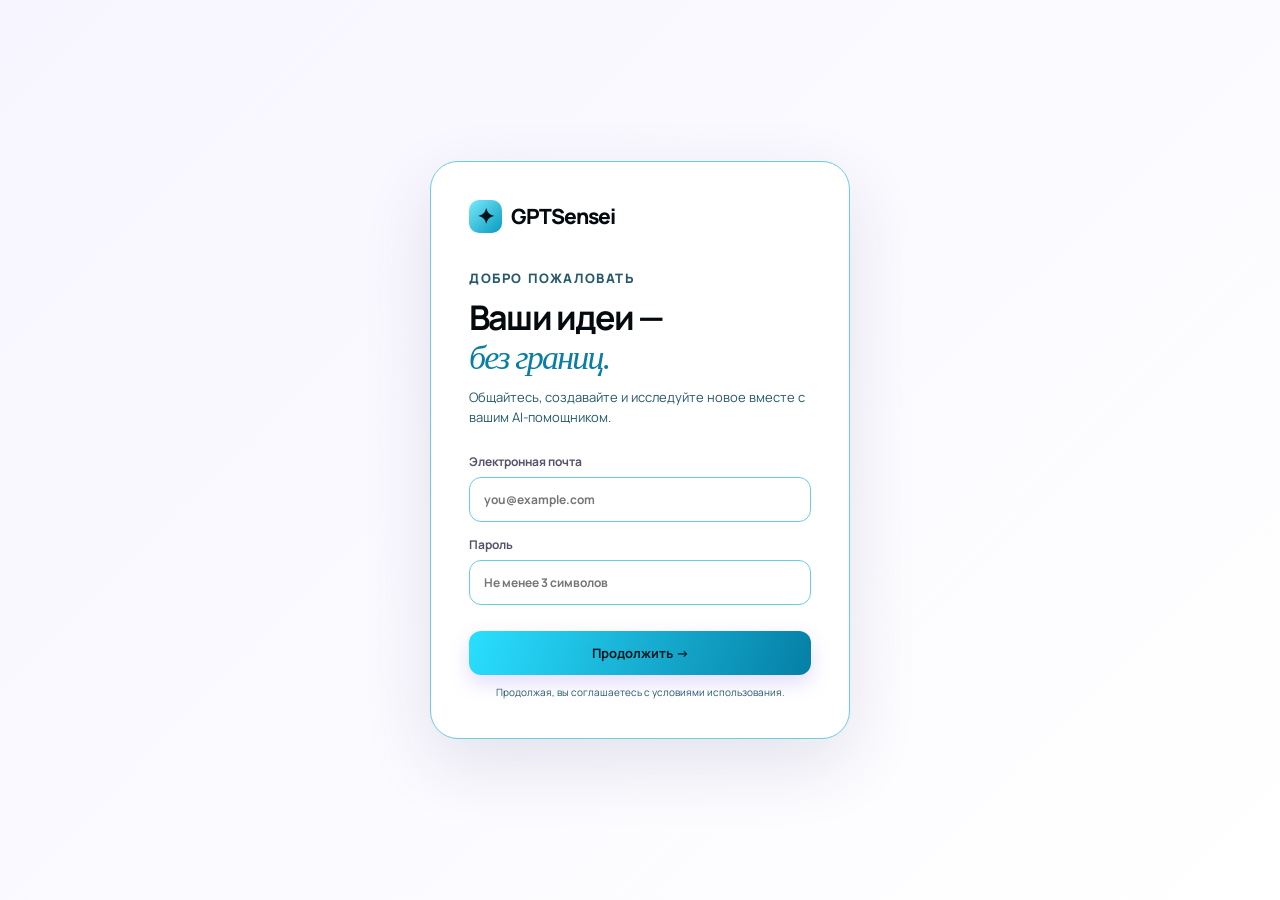
<file: index.html>
<!doctype html>
<html lang="ru">
<head>
  <meta charset="UTF-8" />
  <meta name="viewport" content="width=device-width, initial-scale=1.0" />
  <title>Nova AI — умный помощник</title>
  <link rel="preconnect" href="https://fonts.googleapis.com">
  <link rel="preconnect" href="https://fonts.gstatic.com" crossorigin>
  <link href="https://fonts.googleapis.com/css2?family=Manrope:wght@400;500;600;700;800&display=swap" rel="stylesheet">
  <link rel="stylesheet" href="styles.css" />
  <link rel="stylesheet" href="video.css" />
  <link rel="stylesheet" href="blueblack.css" />
</head>
<body>
  <section class="auth-screen" id="authScreen">
    <div class="auth-glow glow-one"></div><div class="auth-glow glow-two"></div>
    <main class="auth-card">
      <div class="brand"><span class="brand-mark">✦</span><span>nova<span>ai</span></span></div>
      <div class="auth-copy"><p class="eyebrow">ДОБРО ПОЖАЛОВАТЬ</p><h1>Ваши идеи —<br><em>без границ.</em></h1><p>Общайтесь, создавайте и исследуйте новое вместе с вашим AI-помощником.</p></div>
      <form id="authForm"><label>Электронная почта<input type="email" required placeholder="you@example.com" /></label><label>Пароль<input type="password" required minlength="3" placeholder="Не менее 3 символов" /></label><button class="primary wide" type="submit">Продолжить <span>→</span></button></form>
      <p class="auth-note">Продолжая, вы соглашаетесь с условиями использования.</p>
    </main>
  </section>

  <div class="app hidden" id="app">
    <aside class="sidebar" id="sidebar">
      <div class="side-top"><div class="brand"><span class="brand-mark">✦</span><span>nova<span>ai</span></span></div><button class="icon-button close-sidebar" id="closeSidebar" aria-label="Закрыть меню">×</button></div>
      <button class="new-chat" id="newChat"><span>＋</span> Новый чат <kbd>Ctrl K</kbd></button>
      <nav class="nav"><button class="nav-link active" data-page="chat"><span>◈</span> Чаты</button><button class="nav-link" data-page="image"><span>◉</span> Создать изображение</button></nav>
      <div class="history"><p class="side-label">НЕДАВНИЕ ЧАТЫ</p><div id="historyList"></div></div>
      <div class="sidebar-footer"><button class="profile"><span class="avatar">Н</span><span><strong>Новый пользователь</strong><small>Бесплатный план</small></span><span class="dots">•••</span></button></div>
    </aside>
    <div class="scrim" id="scrim"></div>
    <main class="main">
      <header class="topbar"><button class="icon-button menu-button" id="menuButton" aria-label="Открыть меню">☰</button><div class="model-select">✦ <span>Nova 1.0</span><span class="chevron">⌄</span></div><button class="upgrade">Попробовать Pro <span>↗</span></button></header>
      <section class="chat-page page active" id="chatPage"><div class="chat-scroll" id="chatScroll"><div class="welcome" id="welcome"><div class="welcome-orb">✦</div><p class="eyebrow">NOVA AI</p><h1>Чем могу <em>помочь?</em></h1><p>Задайте вопрос, создайте идею или начните новый проект.</p><div class="suggestions"><button data-prompt="Помоги придумать идеи для нового приложения">Придумать идею <span>→</span></button><button data-prompt="Составь план продуктивного дня">Спланировать день <span>→</span></button><button data-prompt="Напиши красивое описание для моего продукта">Написать текст <span>→</span></button></div></div><div class="messages" id="messages"></div></div><div class="composer-wrap"><form class="composer" id="chatForm"><textarea id="messageInput" rows="1" placeholder="Напишите сообщение…"></textarea><div class="composer-bottom"><button type="button" class="attach" aria-label="Прикрепить файл">＋</button><span>Nova может ошибаться. Проверяйте важную информацию.</span><button class="send" id="sendButton" type="submit" aria-label="Отправить">↑</button></div></form></div></section>
      <section class="image-page page" id="imagePage"><div class="image-content"><p class="eyebrow">NOVA STUDIO</p><h1>Создайте <em>изображение</em></h1><p class="subtitle">Опишите идею, а Nova превратит её в визуальную историю.</p><form class="image-form" id="imageForm"><label>Что вы хотите создать?<textarea id="imagePrompt" placeholder="Например: уютное кафе на Марсе, кинематографичный свет, акварель"></textarea></label><div class="image-options"><label>Стиль<select><option>Кинематографичный</option><option>3D-иллюстрация</option><option>Акварель</option><option>Минимализм</option></select></label><label>Формат<select><option>Квадрат 1:1</option><option>Портрет 4:5</option><option>Пейзаж 16:9</option></select></label><button class="primary" type="submit">✦ Сгенерировать</button></div></form><div class="gallery" id="gallery"><div class="gallery-empty"><span>◉</span><p>Ваши изображения появятся здесь</p></div></div></div></section>
    </main>
  </div>
  <template id="chatItem"><button class="history-item"><span class="chat-dot"></span><span class="history-title"></span><span class="delete-chat">×</span></button></template>
  <script src="app.js"></script>
  <script src="video.js"></script>
</body>
</html>
</file>
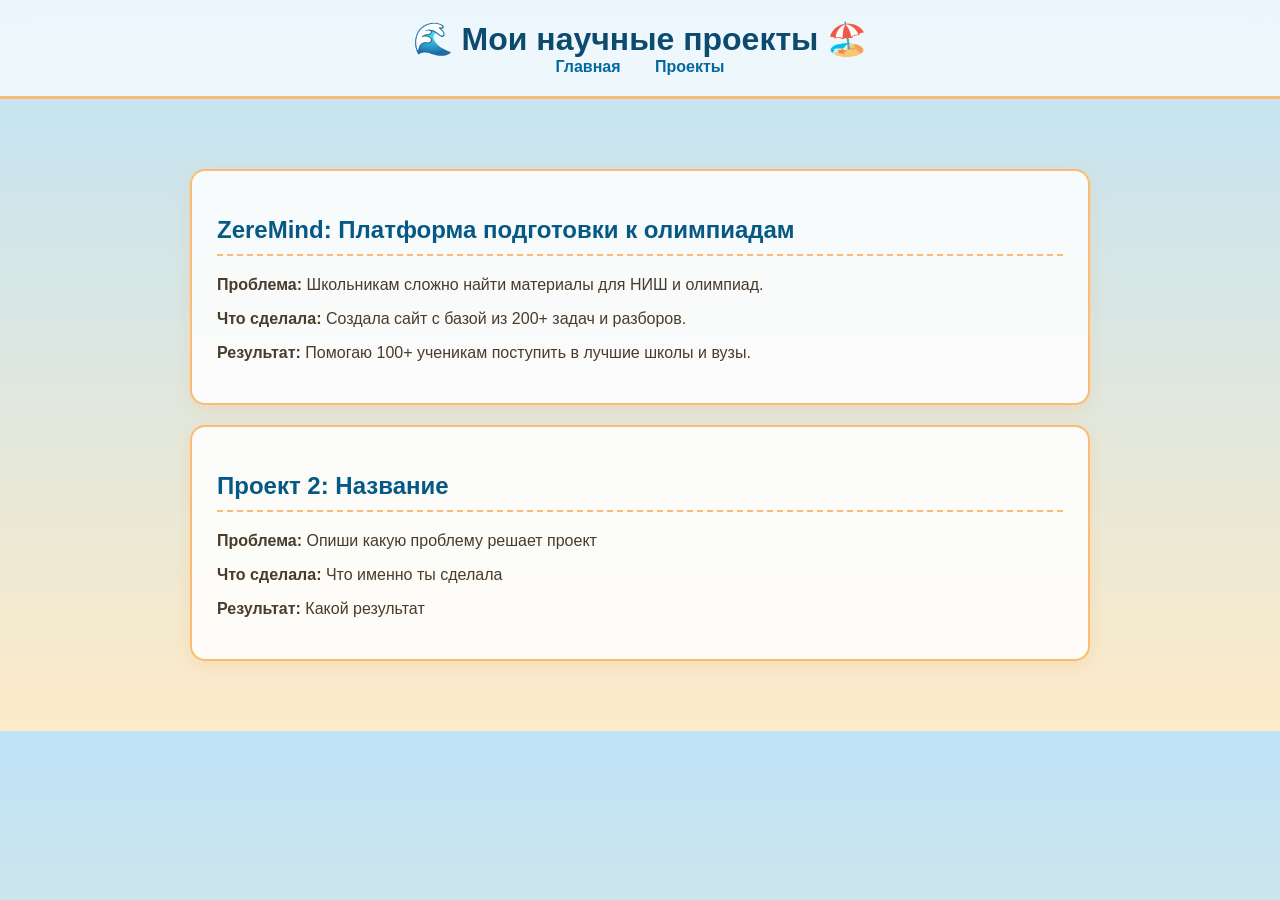
<file: portfolio.html>
<!DOCTYPE html>
<html lang="ru">
<head>
    <meta charset="UTF-8">
    <title>ZereMind | Мои проекты</title>
    <link rel="stylesheet" href="refinements.css">
    <style>
        body {
            background: linear-gradient(180deg, #BEE3F8 0%, #FDEBC8 100%);
            font-family: 'Segoe UI', Arial, sans-serif;
            margin: 0;
            padding: 0;
            color: #4A3B2A;
        }
        header {
            background: rgba(255, 255, 255, 0.7);
            backdrop-filter: blur(10px);
            padding: 20px;
            text-align: center;
            border-bottom: 3px solid #FDBA74;
        }
        h1 {
            color: #0C4A6E;
            margin: 0;
        }
        nav a {
            color: #0369A1;
            text-decoration: none;
            margin: 0 15px;
            font-weight: bold;
        }
        nav a:hover {
            color: #F97316;
        }
        main {
            max-width: 900px;
            margin: 30px auto;
            padding: 20px;
        }
        .project-card {
            background: rgba(255, 255, 255, 0.85);
            border: 2px solid #FDBA74;
            border-radius: 15px;
            padding: 25px;
            margin: 20px 0;
            box-shadow: 0 4px 15px rgba(253, 186, 116, 0.3);
            transition: transform 0.2s;
        }
        .project-card:hover {
            transform: translateY(-5px);
        }
        .project-card h2 {
            color: #075985;
            border-bottom: 2px dashed #FDBA74;
            padding-bottom: 10px;
        }
    </style>
</head>
<body>
    <header>
        <h1>🌊 Мои научные проекты 🏖️</h1>
        <nav>
            <a href="index.html">Главная</a>
            <a href="portfolio.html">Проекты</a>
        </nav>
    </header>
    
    <main>
        <div class="project-card">
            <h2>ZereMind: Платформа подготовки к олимпиадам</h2>
            <p><b>Проблема:</b> Школьникам сложно найти материалы для НИШ и олимпиад.</p>
            <p><b>Что сделала:</b> Создала сайт с базой из 200+ задач и разборов.</p>
            <p><b>Результат:</b> Помогаю 100+ ученикам поступить в лучшие школы и вузы.</p>
        </div>

        <div class="project-card">
            <h2>Проект 2: Название</h2>
            <p><b>Проблема:</b> Опиши какую проблему решает проект</p>
            <p><b>Что сделала:</b> Что именно ты сделала</p>
            <p><b>Результат:</b> Какой результат</p>
        </div>
    </main>
</body>
</html>
</file>
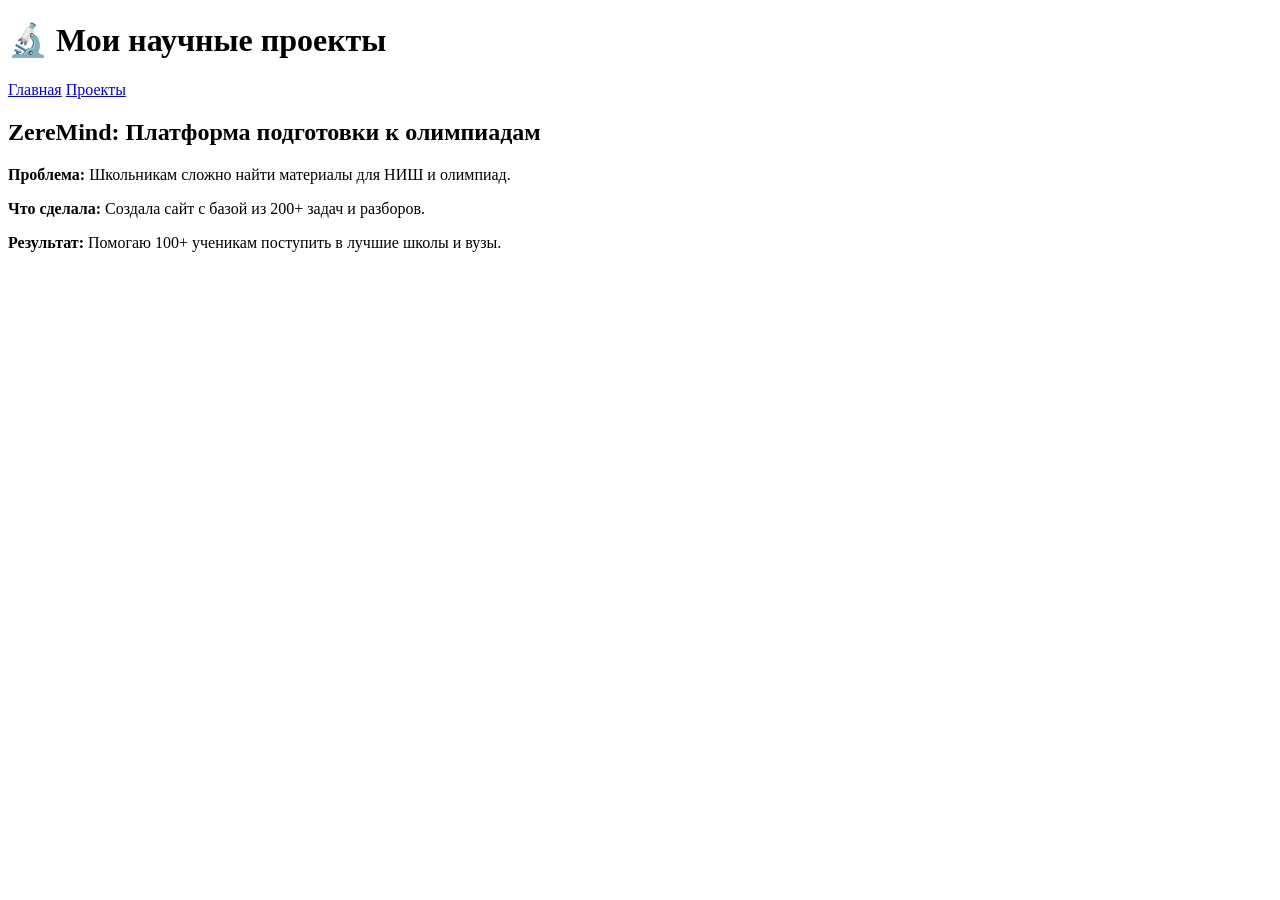
<file: projects.html>
<!DOCTYPE html>
<html lang="ru">
<head>
    <meta charset="UTF-8">
    <title>ZereMind | Мои проекты</title>
        <link rel="stylesheet" href="refinements.css">
</head>
<body>
    <header>
        <h1>🔬 Мои научные проекты</h1>
        <nav>
            <a href="index.html">Главная</a>
            <a href="projects.html">Проекты</a>
        </nav>
    </header>
    <main>
        <div class="project-card">
            <h2>ZereMind: Платформа подготовки к олимпиадам</h2>
            <p><b>Проблема:</b> Школьникам сложно найти материалы для НИШ и олимпиад.</p>
            <p><b>Что сделала:</b> Создала сайт с базой из 200+ задач и разборов.</p>
            <p><b>Результат:</b> Помогаю 100+ ученикам поступить в лучшие школы и вузы.</p>
        </div>
    </main>
</body>
</html>
</file>
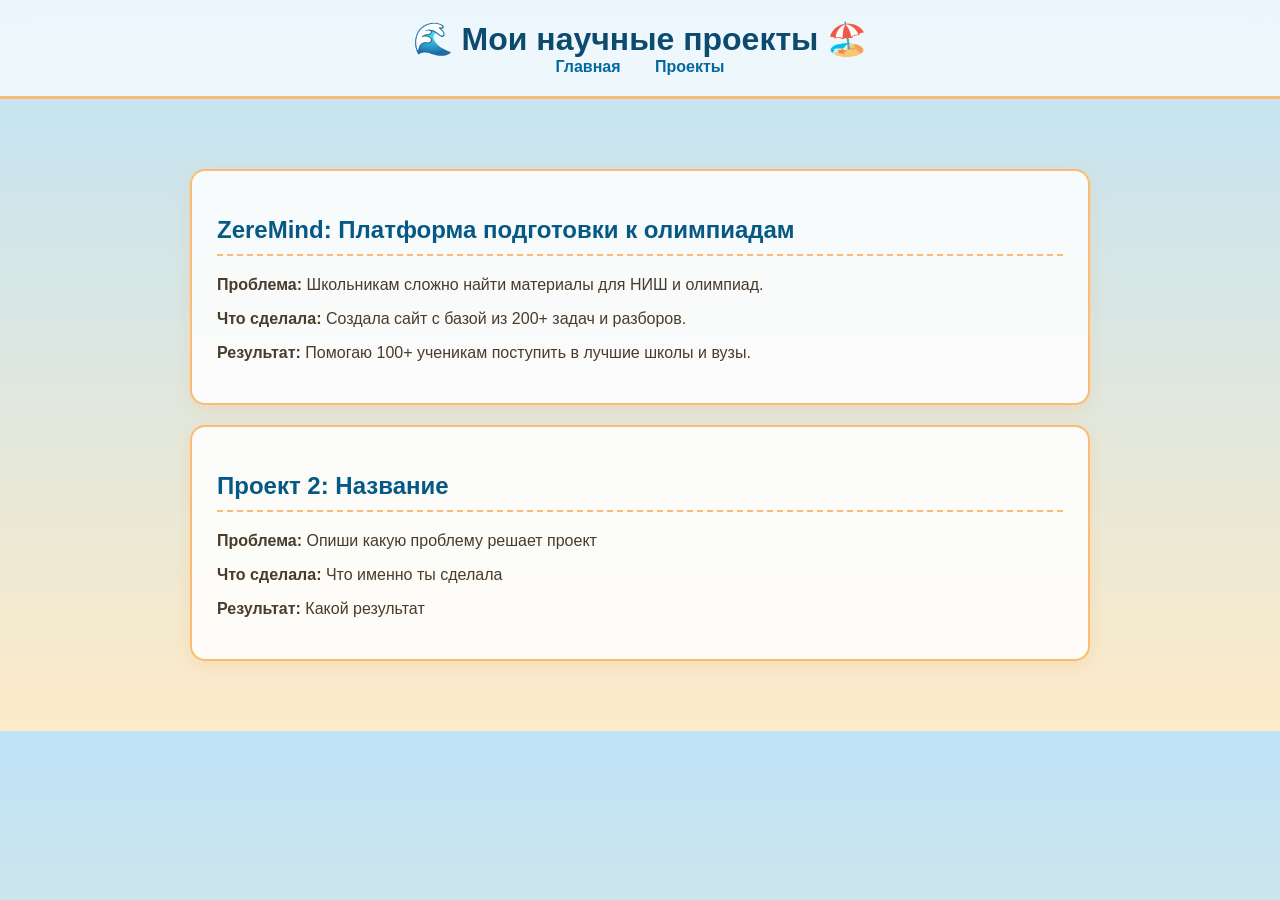
<file: projects2.html>
<!DOCTYPE html>
<html lang="ru">
<head>
    <meta charset="UTF-8">
    <title>ZereMind | Мои проекты</title>
    <link rel="stylesheet" href="refinements.css">
    <style>
        body {
            background: linear-gradient(180deg, #BEE3F8 0%, #FDEBC8 100%);
            font-family: 'Segoe UI', Arial, sans-serif;
            margin: 0;
            padding: 0;
            color: #4A3B2A;
        }
        header {
            background: rgba(255, 255, 255, 0.7);
            backdrop-filter: blur(10px);
            padding: 20px;
            text-align: center;
            border-bottom: 3px solid #FDBA74;
        }
        h1 {
            color: #0C4A6E;
            margin: 0;
        }
        nav a {
            color: #0369A1;
            text-decoration: none;
            margin: 0 15px;
            font-weight: bold;
        }
        nav a:hover {
            color: #F97316;
        }
        main {
            max-width: 900px;
            margin: 30px auto;
            padding: 20px;
        }
        .project-card {
            background: rgba(255, 255, 255, 0.85);
            border: 2px solid #FDBA74;
            border-radius: 15px;
            padding: 25px;
            margin: 20px 0;
            box-shadow: 0 4px 15px rgba(253, 186, 116, 0.3);
            transition: transform 0.2s;
        }
        .project-card:hover {
            transform: translateY(-5px);
        }
        .project-card h2 {
            color: #075985;
            border-bottom: 2px dashed #FDBA74;
            padding-bottom: 10px;
        }
    </style>
</head>
<body>
    <header>
        <h1>🌊 Мои научные проекты 🏖️</h1>
        <nav>
            <a href="index.html">Главная</a>
            <a href="projects.html">Проекты</a>
        </nav>
    </header>
    
    <main>
        <div class="project-card">
            <h2>ZereMind: Платформа подготовки к олимпиадам</h2>
            <p><b>Проблема:</b> Школьникам сложно найти материалы для НИШ и олимпиад.</p>
            <p><b>Что сделала:</b> Создала сайт с базой из 200+ задач и разборов.</p>
            <p><b>Результат:</b> Помогаю 100+ ученикам поступить в лучшие школы и вузы.</p>
        </div>

        <div class="project-card">
            <h2>Проект 2: Название</h2>
            <p><b>Проблема:</b> Опиши какую проблему решает проект</p>
            <p><b>Что сделала:</b> Что именно ты сделала</p>
            <p><b>Результат:</b> Какой результат</p>
        </div>
    </main>
</body>
</html>
</file>
<file: styles.css>
:root{--bg:#f7f8fc;--sidebar:#fff;--card:#fff;--text:#171923;--muted:#7b8191;--border:#e7e9ef;--accent:#6c5ce7;--accent2:#8e7cf4;--user:#eeeaff}*{box-sizing:border-box;margin:0;padding:0}body{font-family:Manrope,Arial,sans-serif;background:var(--bg);color:var(--text);height:100vh;overflow:hidden}.hidden{display:none!important}.auth-screen{position:fixed;inset:0;background:linear-gradient(135deg,#f7f5ff,#fff);display:flex;justify-content:center;align-items:center;z-index:1000}.auth-card{width:min(420px,92%);background:#fff;border:1px solid var(--border);border-radius:28px;padding:38px;box-shadow:0 25px 70px #3228641f}.brand{display:flex;align-items:center;gap:9px;font-size:21px;font-weight:800;letter-spacing:-1px}.brand span span{color:var(--accent)}.brand-mark{display:grid;place-items:center;width:33px;height:33px;border-radius:10px;background:linear-gradient(135deg,var(--accent),#a08cff);color:#fff}.auth-copy{margin:35px 0 25px}.eyebrow{margin-bottom:10px;color:var(--accent);font-size:10px;font-weight:800;letter-spacing:1.6px}.auth-copy h1,.welcome h1,.image-content h1{font-size:34px;line-height:1.15;letter-spacing:-1.8px}.auth-copy em,.welcome em,.image-content em{color:var(--accent);font-family:Georgia,serif;font-weight:400}.auth-copy p,.auth-note{margin-top:10px;color:var(--muted);font-size:13px;line-height:1.55}label{display:block;margin:14px 0;color:#535468;font-size:12px;font-weight:700}input,textarea,select{width:100%;margin-top:7px;padding:13px 14px;border:1px solid var(--border);border-radius:12px;outline:0;background:#fff;color:var(--text);font:inherit}input:focus,textarea:focus,select:focus{border-color:var(--accent)}.primary{border:0;border-radius:12px;padding:13px 18px;background:linear-gradient(110deg,var(--accent),var(--accent2));box-shadow:0 8px 20px #7255ee34;color:#fff;font:700 13px Manrope;cursor:pointer}.wide{width:100%;margin-top:12px}.auth-note{text-align:center;font-size:10px}.app{display:flex;min-height:100vh}.sidebar{position:fixed;z-index:4;display:flex;flex-direction:column;width:260px;height:100vh;padding:20px 14px;border-right:1px solid var(--border);background:var(--sidebar)}.side-top{display:flex;align-items:center;justify-content:space-between;padding:0 7px 21px}.icon-button{display:none;border:0;background:transparent;color:#626378;font-size:21px;cursor:pointer}.new-chat{padding:12px;border:1px solid #ddd8f8;border-radius:11px;background:#f4f1ff;color:#513bd1;text-align:left;font:700 12px Manrope;cursor:pointer}.new-chat span{margin-right:5px;font-size:18px}.new-chat kbd{float:right;padding-top:4px;color:#8d7ce3;font:500 9px Manrope}.nav{padding:20px 3px 13px;border-bottom:1px solid var(--border)}.nav-link{width:100%;padding:10px 8px;border:0;border-radius:9px;background:transparent;color:#737488;text-align:left;font:600 12px Manrope;cursor:pointer}.nav-link span{margin-right:8px;font-size:17px}.nav-link.active{background:#efedff;color:#5741d1}.history{flex:1;overflow:auto;padding:21px 3px}.side-label{margin:0 0 8px 7px;color:#a3a4b2;font-size:9px;font-weight:800;letter-spacing:1.3px}.history-item{display:flex;align-items:center;gap:8px;width:100%;padding:9px 7px;border:0;border-radius:8px;background:transparent;color:#656678;text-align:left;font:500 11px Manrope;cursor:pointer}.history-item:hover{background:#f0eff7}.chat-dot{width:6px;height:6px;border-radius:50%;background:#ac9efa}.history-title{flex:1;overflow:hidden;text-overflow:ellipsis;white-space:nowrap}.delete-chat{opacity:0;font-size:17px}.history-item:hover .delete-chat{opacity:1}.sidebar-footer{padding-top:13px;border-top:1px solid var(--border)}.profile{display:flex;align-items:center;gap:9px;width:100%;border:0;background:transparent;text-align:left}.avatar{display:grid;place-items:center;width:29px;height:29px;border-radius:9px;background:#f6c6d7;color:#81566b;font-size:11px}.profile strong,.profile small{display:block;font:600 10px Manrope}.profile small{margin-top:2px;color:var(--muted);font-weight:500}.dots{margin-left:auto;color:#8d8e9f}.main{width:calc(100% - 260px);min-height:100vh;margin-left:260px}.topbar{position:relative;display:flex;align-items:center;justify-content:center;height:68px;border-bottom:1px solid #f0f0f5}.model-select{padding:7px 11px;border-radius:9px;background:#fafafe;font-size:12px;font-weight:700}.upgrade{position:absolute;right:25px;border:0;border-radius:8px;padding:8px 10px;background:#f2efff;color:#6349db;font:700 10px Manrope;cursor:pointer}.page{display:none}.page.active{display:block}.chat-page{position:relative;height:calc(100vh - 68px)}.chat-scroll{height:calc(100% - 112px);overflow:auto;padding:0 20px 35px}.welcome{max-width:670px;margin:0 auto;padding-top:min(18vh,145px);text-align:center}.welcome-orb{display:grid;place-items:center;width:44px;height:44px;margin:0 auto 20px;border-radius:16px;background:linear-gradient(135deg,#9e88ff,#6044de);box-shadow:0 12px 25px #7458e142;color:#fff}.welcome>p:not(.eyebrow){margin:14px 0 27px;color:var(--muted);font-size:13px}.suggestions{display:grid;grid-template-columns:repeat(3,1fr);gap:9px;text-align:left}.suggestions button{min-height:67px;padding:12px;border:1px solid var(--border);border-radius:12px;background:#fff;color:#57586c;text-align:left;font:600 11px Manrope;cursor:pointer}.suggestions span{float:right;color:var(--accent);font-size:16px}.messages{max-width:740px;margin:45px auto 0}.message{display:flex;align-items:flex-start;gap:12px;margin:21px 0}.message .message-avatar{display:grid;place-items:center;flex:0 0 29px;width:29px;height:29px;border-radius:9px;font-size:12px}.message.user .message-avatar{background:#f6c6d7}.message.bot .message-avatar{background:linear-gradient(135deg,#9279ff,#6044d9);color:#fff}.bubble{padding:3px 0;font-size:13px;line-height:1.7;white-space:pre-wrap}.message.bot .bubble{color:#064b68}.user .bubble{max-width:78%;padding:10px 13px;border-radius:12px;background:#f4f1ff}.typing{color:#8b7ce7;letter-spacing:3px}.composer-wrap{position:absolute;bottom:0;left:0;width:100%;padding:12px 20px 20px;background:linear-gradient(transparent,#fff 25%)}.composer{max-width:740px;margin:auto;padding:10px 12px;border:1px solid #dddde8;border-radius:16px;background:#fff;box-shadow:0 9px 28px #342f5712}.composer textarea{min-height:30px;max-height:120px;margin:0;padding:3px;border:0;resize:none;box-shadow:none!important}.composer-bottom{display:flex;align-items:center;gap:10px;color:#9a9aa9;font-size:9px}.composer-bottom span{flex:1;text-align:center}.attach,.send{border:0;cursor:pointer}.attach{background:transparent;color:#9191a0;font-size:20px}.send{display:grid;place-items:center;width:29px;height:29px;border-radius:9px;background:#7155ec;color:#fff;font-size:17px}.image-content{max-width:810px;margin:auto;padding:76px 25px}.image-content h1{font-size:38px}.subtitle{margin:13px 0 27px;color:var(--muted);font-size:13px}.image-form{padding:20px;border:1px solid var(--border);border-radius:18px;background:#fff;box-shadow:0 15px 35px #433a7210}.image-form textarea{height:95px;resize:vertical}.image-options{display:grid;grid-template-columns:1fr 1fr auto;gap:12px;align-items:end}.gallery{display:grid;grid-template-columns:repeat(2,1fr);gap:15px;margin-top:27px}.gallery-empty{grid-column:1/-1;padding:55px;border:1px dashed #dcd9ed;border-radius:15px;color:#a2a2b0;text-align:center;font-size:12px}@media(max-width:700px){.sidebar{box-shadow:10px 0 30px #2720441c;transform:translateX(-100%);transition:transform .25s}.sidebar.open{transform:translateX(0)}.scrim{position:fixed;z-index:3;display:none;inset:0;background:#16112755}.scrim.show{display:block}.main{width:100%;margin:0}.menu-button{position:absolute;left:17px;display:block}.close-sidebar{display:block}.upgrade{right:13px;font-size:9px}.upgrade span{display:none}.suggestions{grid-template-columns:1fr}.welcome{padding-top:55px}.welcome h1{font-size:30px}.chat-scroll{height:calc(100% - 107px)}.image-content{padding:55px 18px}.image-options{grid-template-columns:1fr 1fr}.image-options .primary{grid-column:1/-1}.gallery{grid-template-columns:1fr}.auth-card{padding:31px 25px;border-radius:24px}}
</file>
<file: video.css>
.message.bot .bubble{color:#073f75!important}.video-page{min-height:calc(100vh - 68px);background:#f7f8fc}.video-content{max-width:810px;margin:auto;padding:76px 25px}.video-content h1{font-size:38px;letter-spacing:-1.8px}.subtitle{margin:13px 0 27px;color:#7b8191;font-size:13px}.video-form{padding:20px;border:1px solid #e7e9ef;border-radius:18px;background:#fff;box-shadow:0 15px 35px #433a7210}.video-form textarea{height:95px;resize:vertical}.video-actions{display:grid;grid-template-columns:1fr auto;gap:12px;align-items:end}.video-result{display:flex;align-items:center;gap:16px;min-height:140px;margin-top:22px;padding:24px;border-radius:18px;background:linear-gradient(135deg,#2e2b5e,#6653dd);color:#fff}.video-result.rendered{background:linear-gradient(135deg,#0b5578,#6c5ce7)}.play{display:grid;place-items:center;flex:0 0 48px;width:48px;height:48px;border-radius:50%;background:#ffffff2b;font-size:19px}.video-result strong,.video-result small{display:block}.video-result small{margin-top:6px;opacity:.8;font-size:11px}.free-note{text-align:center;margin-top:16px;color:#6552cf;font-size:12px;font-weight:700}@media(max-width:700px){.video-content{padding:55px 18px}.video-actions{grid-template-columns:1fr}.video-actions .primary{width:100%}}
</file>
<file: blueblack.css>
/* GPTSensei blue-black design */
:root{--text:#050a0e;--muted:#27596a;--border:#67cde5;--accent:#18c9f5;--accent2:#0582a7;--sidebar:#e7faff}.brand>span:last-child{font-size:0}.brand>span:last-child::after{content:'GPTSensei';font-size:21px;color:#050a0e}.brand>span:last-child span{display:none}.brand-mark{background:linear-gradient(135deg,#78eafa,#079ac1);color:#00141b}.sidebar{background:#e7faff;border-color:#65cbe4}.new-chat{background:#cff6ff;border-color:#5fcbe5;color:#00374a}.new-chat kbd{color:#087d9e}.nav-link{color:#174553}.nav-link.active{background:#aceeff;color:#00131a}.history-item{color:#164553}.history-item:hover{background:#cdf6ff}.chat-dot{background:#14c8f5}.side-label{color:#4c8598}.avatar{background:#70e1f8;color:#003343}.main{background:#050a0e}.topbar{background:#9deeff;border-color:#319bb8}.model-select{background:#dffaff;color:#00131b}.model-select>span:first-of-type{font-size:0}.model-select>span:first-of-type::after{content:'GPTSensei 1.0';font-size:12px}.upgrade{background:#c5f7ff;color:#00131b}.chat-page{background:radial-gradient(circle at 44% 28%,#d8fbff 0,#a5efff 35%,#1a6b82 62%,#071217 83%,#050a0e 100%)}.welcome-orb{width:65px;height:65px;border-radius:20px;background:linear-gradient(135deg,#bbfaff,#13bee9);color:#00131b}.welcome>p:not(.eyebrow){color:#082c39}.eyebrow{color:#087da5}.welcome em,.auth-copy em,.image-content em{color:#087da5}.suggestions{grid-template-columns:1fr;width:min(430px,100%);margin:0 auto}.suggestions button{min-height:54px;background:#050a0e;border-color:#28788e;color:#ebfdff}.suggestions span{color:#2cdcff}.message.bot .bubble{color:#073f75!important}.message.bot .message-avatar{background:linear-gradient(135deg,#32dcff,#057fa4);color:#00131b}.message.user .message-avatar{background:#70e1f8}.user .bubble{background:#cbf5ff}.composer-wrap{background:linear-gradient(transparent,#050a0e 25%)}.composer{background:#050a0e;border-color:#69e7ff;box-shadow:0 9px 28px #000}.composer textarea{background:#050a0e;color:#fff}.composer textarea::placeholder{color:#baf3ff}.composer-bottom{color:#a7eefa}.attach{color:#baf3ff}.send{background:#26d9ff;color:#00131b}.primary{background:linear-gradient(110deg,#2adfff,#057fa6);color:#00151d}.image-page{background:#c9f5ff}.video-page{background:#c9f5ff}.video-form,.image-form{background:#effdff;border-color:#69cde5}.free-note{color:#087da5}
</file>
<file: refinements.css>
/* Final contrast and visual refinements for GPTSensei */
.chat-page{
  background:radial-gradient(circle at 45% 30%,#d9fbff 0,#a5efff 34%,#196981 61%,#071217 82%,#050a0e 100%)!important;
}
.message.bot .bubble{
  max-width:620px;
  padding:13px 16px!important;
  border:1px solid #54d9f5;
  border-radius:14px;
  background:#06151b!important;
  color:#f4feff!important;
  box-shadow:0 8px 20px #00141b55;
}
.message.bot .message-avatar{
  background:#11bfe9!important;
  font-size:0!important;
}
.message.bot .message-avatar::after{content:'🤖';font-size:17px;line-height:1}
.brand-mark{background:#11bfe9!important;font-size:0!important}
.brand-mark::after{content:'🤖';font-size:18px;line-height:1}
.welcome-orb{background:linear-gradient(135deg,#c8fbff,#12bde8)!important}
.welcome-orb svg{stroke:#00131b!important}
.bubble{color:#f4feff!important}
</file>
